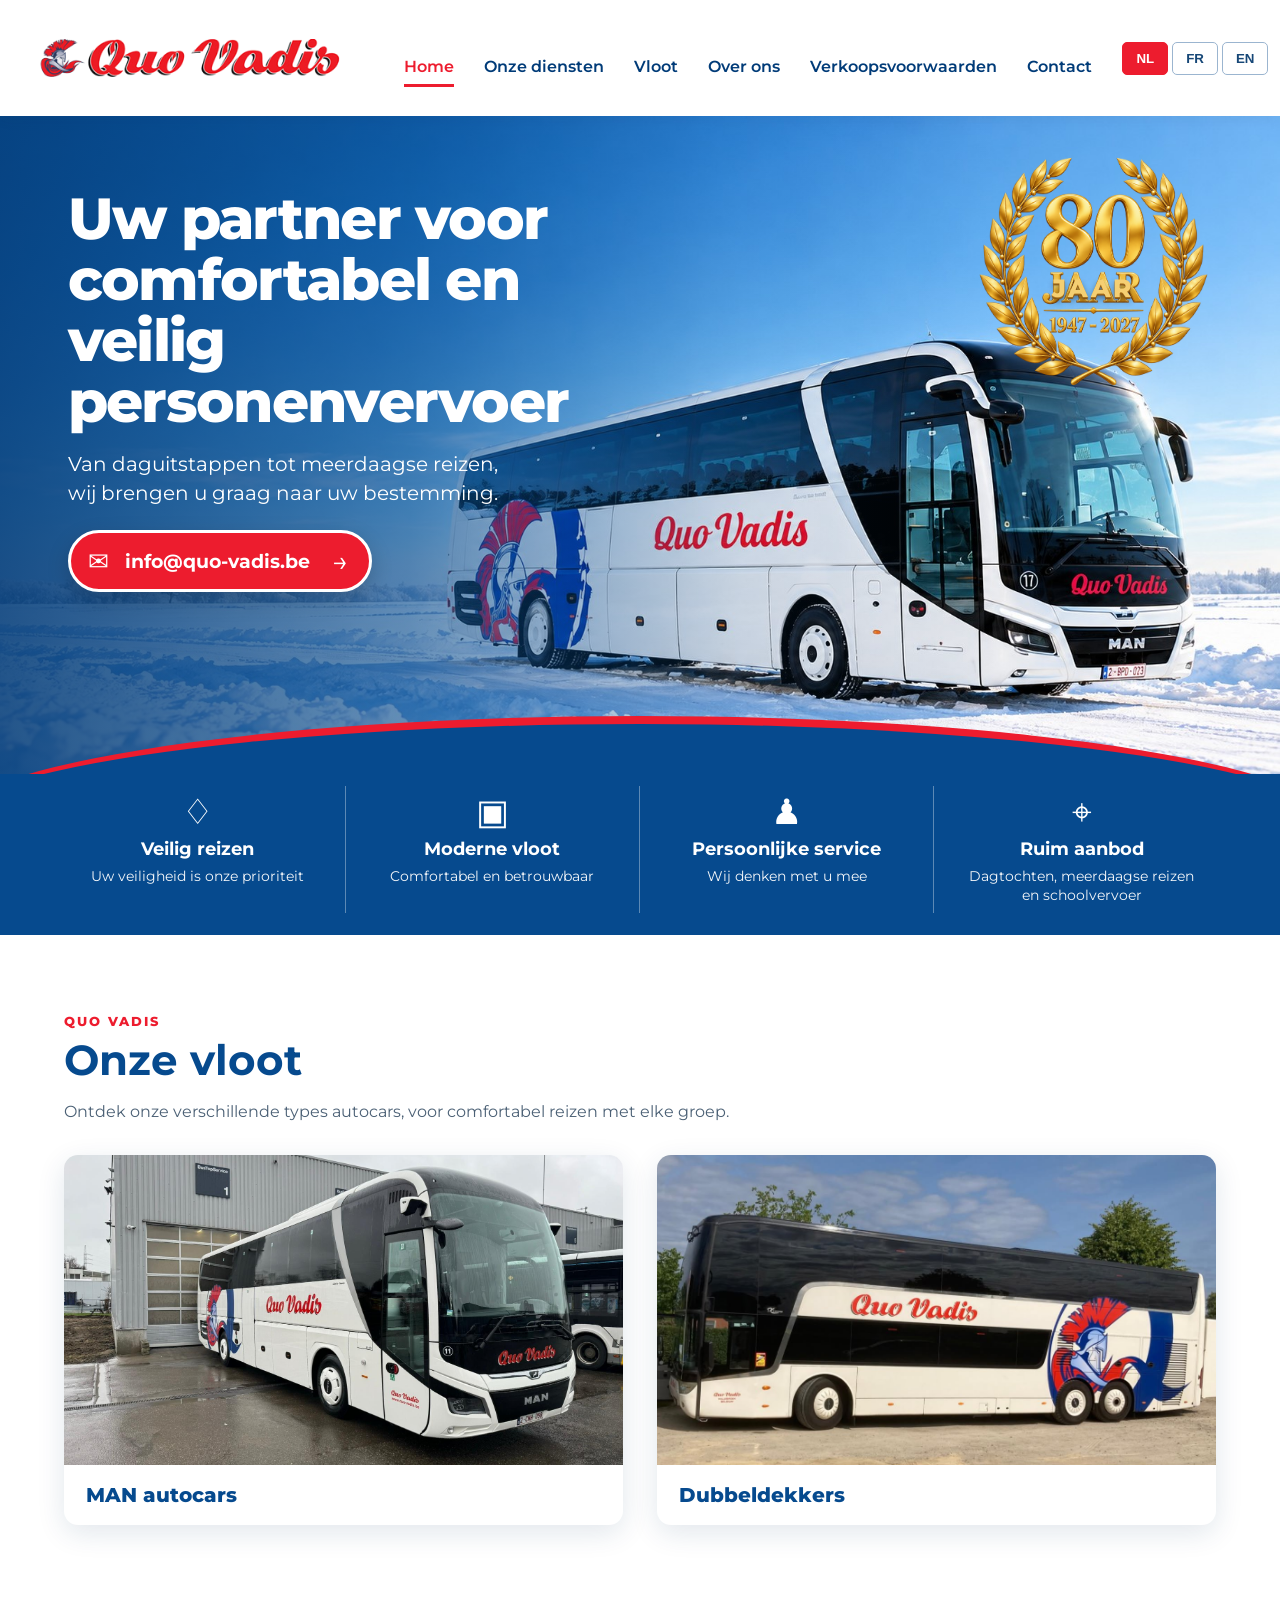
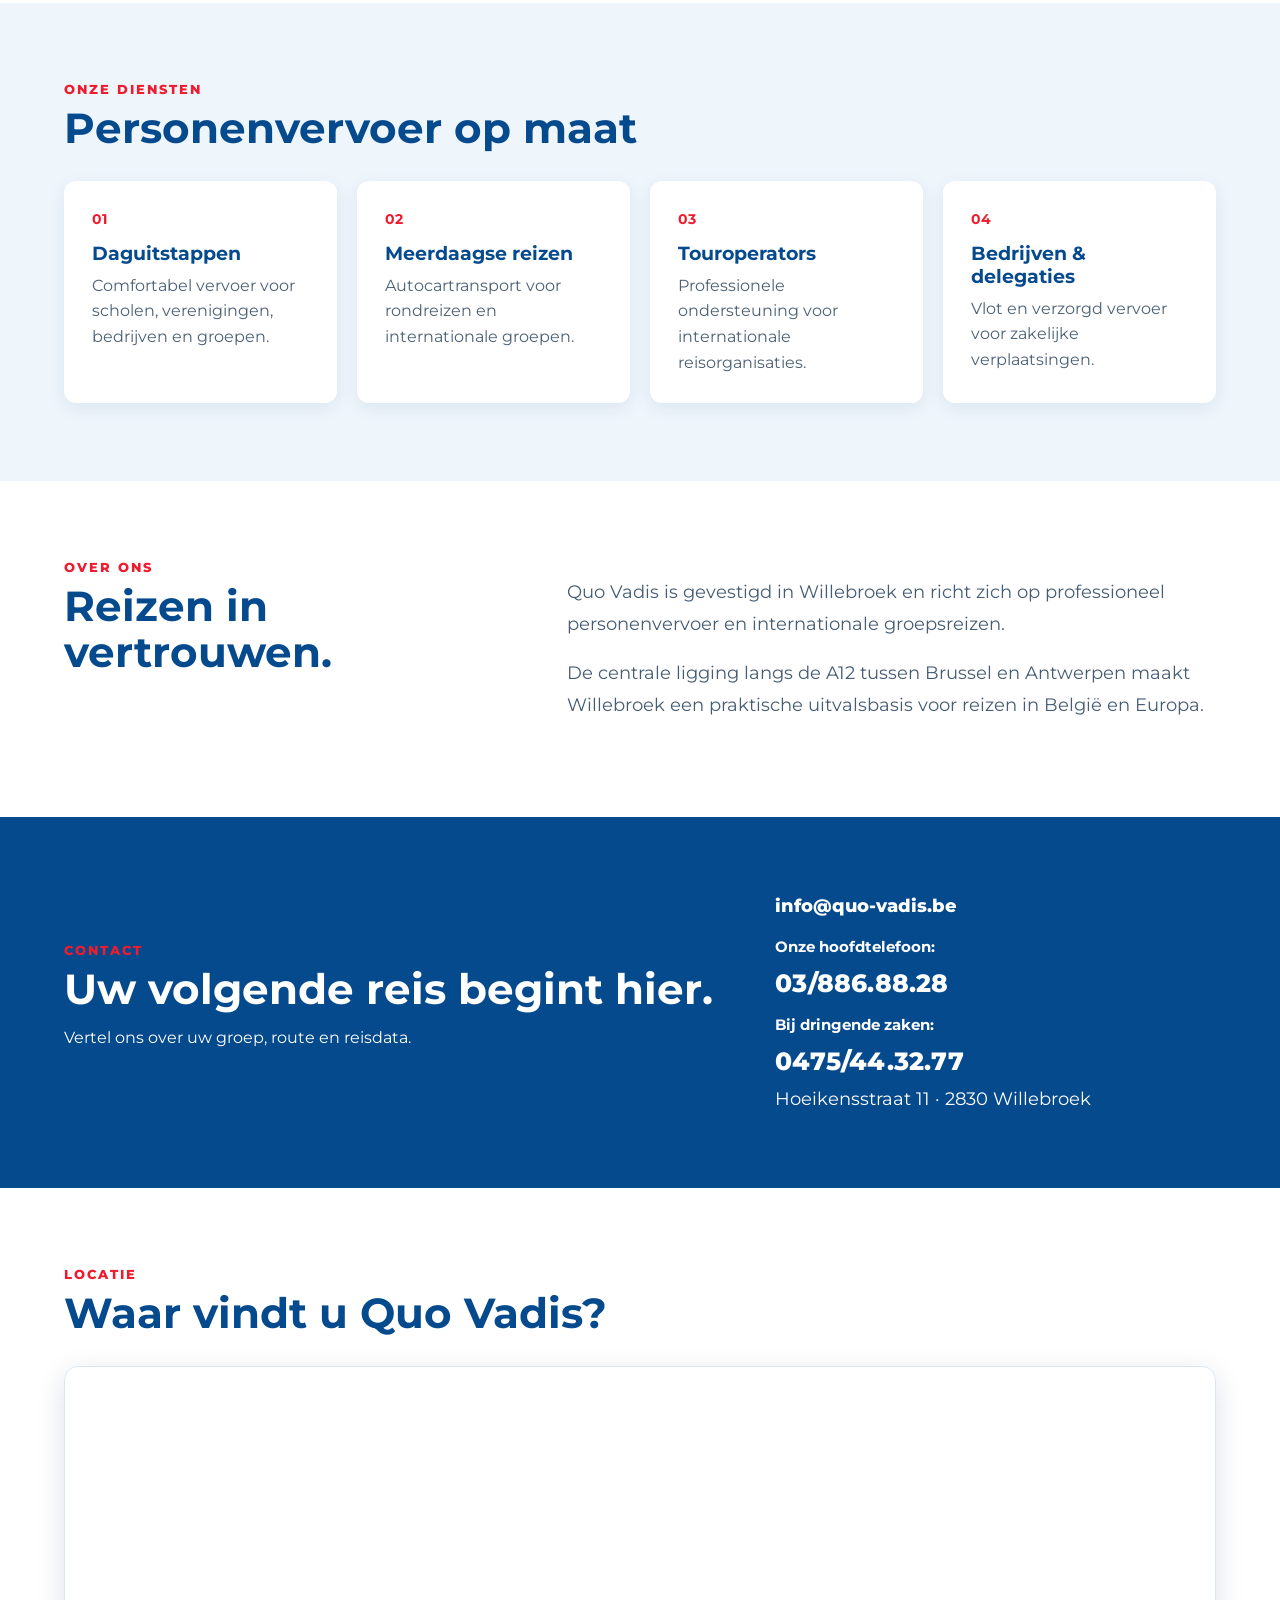
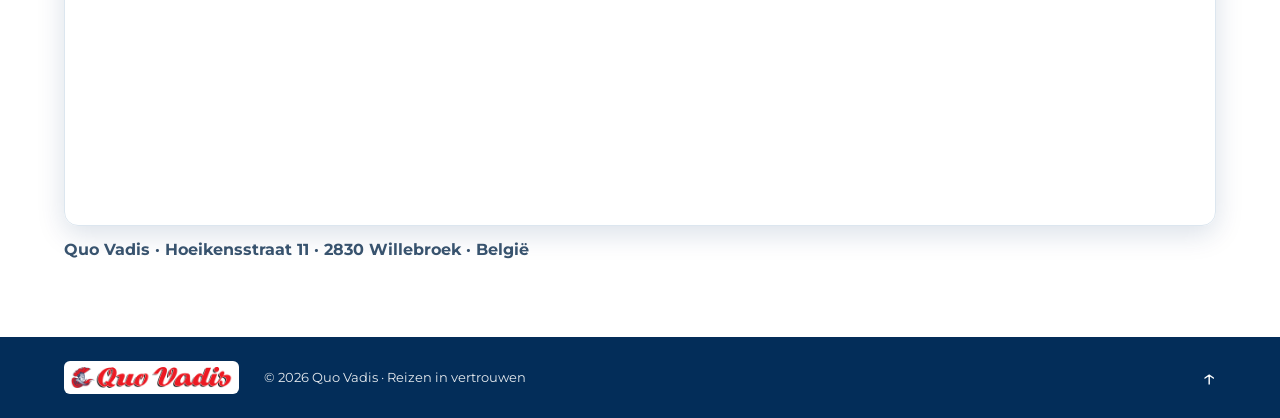
<file: index.html>
<!doctype html>
<html lang="nl">
<head>
<meta charset="utf-8"><meta name="viewport" content="width=device-width,initial-scale=1">
<meta name="description" data-t-content="homeDescription" content="Quo Vadis – professioneel en comfortabel personenvervoer vanuit Willebroek door België en Europa.">
<title>Quo Vadis | Reizen in vertrouwen</title>
<link rel="preconnect" href="https://fonts.googleapis.com"><link rel="preconnect" href="https://fonts.gstatic.com" crossorigin>
<link href="https://fonts.googleapis.com/css2?family=Montserrat:wght@400;500;600;700;800&display=swap" rel="stylesheet">
<link rel="stylesheet" href="styles.css?v=2cc3b42f">
</head>
<body>
<header class="site-header">
  <a class="brand" href="#home"><img src="quo-vadis-logo.png?v=0699be2c" alt="Quo Vadis"><span data-t="tagline">REIZEN IN VERTROUWEN</span></a>
  <button class="menu-toggle" data-t-aria-label="menuOpen" aria-label="Menu openen" aria-controls="mainNav" aria-expanded="false">☰</button>
  <nav class="nav" id="mainNav">
    <a class="active" href="#home" data-i="home">Home</a>
    <a href="#services" data-i="services">Onze diensten</a>
    <a href="#fleet" data-i="fleet">Vloot</a>
    <a href="#about" data-i="about">Over ons</a>
    <a href="verkoopsvoorwaarden.html" data-i="terms">Verkoopsvoorwaarden</a>
    <a href="#contact" data-i="contact">Contact</a>
  </nav>
  <div class="languages"><button class="lang active" data-lang="nl">NL</button><button class="lang" data-lang="fr">FR</button><button class="lang" data-lang="en">EN</button></div>
</header>
<main id="home">
<section class="hero">
  <div class="hero-bg"></div><div class="hero-shade"></div>
  <div class="anniversary" data-t-aria-label="anniversaryLabel" aria-label="80 jaar Quo Vadis, 1947-2027">
    <img src="anniversary-wreath.png" alt="" aria-hidden="true">
    <span class="anniversary-word" data-t="years" aria-hidden="true">JAAR</span>
  </div>
  <div class="hero-copy">
    <h1 data-t="headline">Uw partner voor<br>comfortabel en veilig<br>personenvervoer</h1>
    <p data-t="subline">Van daguitstappen tot meerdaagse reizen,<br>wij brengen u graag naar uw bestemming.</p>
    <a class="email-pill" href="mailto:info@quo-vadis.be"><span>✉</span><strong>info@quo-vadis.be</strong><b>→</b></a>
  </div>
  <div class="hero-curve"></div>
</section>
<section class="feature-bar">
  <article><span class="feature-icon">♢</span><h3 data-t="safeTitle">Veilig reizen</h3><p data-t="safeText">Uw veiligheid is onze prioriteit</p></article>
  <article><span class="feature-icon">▣</span><h3 data-t="fleetTitle">Moderne vloot</h3><p data-t="fleetText">Comfortabel en betrouwbaar</p></article>
  <article><span class="feature-icon">♟</span><h3 data-t="serviceTitle">Persoonlijke service</h3><p data-t="serviceText">Wij denken met u mee</p></article>
  <article><span class="feature-icon">⌖</span><h3 data-t="offerTitle">Ruim aanbod</h3><p data-t="offerText">Dagtochten, meerdaagse reizen<br>en schoolvervoer</p></article>
</section>
<section id="fleet" class="section fleet-section">
 <div class="section-title"><p>QUO VADIS</p><h2 data-t="fleetHeading">Onze vloot</h2><p class="fleet-intro" data-t="fleetIntro">Ontdek onze verschillende types autocars, voor comfortabel reizen met elke groep.</p></div>
 <div class="fleet-grid"><figure><img src="vloot-man.jpg" data-t-alt="fleetManAlt" alt="Quo Vadis MAN autocar"><figcaption data-t="fleetManCaption">MAN autocars</figcaption></figure><figure><img src="vloot-dubbeldekker.jpg" data-t-alt="fleetDoubleAlt" alt="Quo Vadis dubbeldekker"><figcaption data-t="fleetDoubleCaption">Dubbeldekkers</figcaption></figure></div>
</section>
<section id="services" class="section light-blue"><div class="section-title"><p data-t="servicesKicker">ONZE DIENSTEN</p><h2 data-t="servicesHeading">Personenvervoer op maat</h2></div><div class="cards"><article><b>01</b><h3 data-t="s1">Daguitstappen</h3><p data-t="s1p">Comfortabel vervoer voor scholen, verenigingen, bedrijven en groepen.</p></article><article><b>02</b><h3 data-t="s2">Meerdaagse reizen</h3><p data-t="s2p">Autocartransport voor rondreizen en internationale groepen.</p></article><article><b>03</b><h3 data-t="s3">Touroperators</h3><p data-t="s3p">Professionele ondersteuning voor internationale reisorganisaties.</p></article><article><b>04</b><h3 data-t="s4">Bedrijven & delegaties</h3><p data-t="s4p">Vlot en verzorgd vervoer voor zakelijke verplaatsingen.</p></article></div></section>
<section id="about" class="section about"><div><p class="section-kicker" data-t="aboutKicker">OVER ONS</p><h2 data-t="aboutHeading">Reizen in vertrouwen.</h2></div><div><p data-t="aboutText1">Quo Vadis is gevestigd in Willebroek en richt zich op professioneel personenvervoer en internationale groepsreizen.</p><p data-t="aboutText2">De centrale ligging langs de A12 tussen Brussel en Antwerpen maakt Willebroek een praktische uitvalsbasis voor reizen in België en Europa.</p></div></section>
<section id="contact" class="section contact"><div class="contact-box"><div><p class="section-kicker">CONTACT</p><h2 data-t="contactHeading">Uw volgende reis begint hier.</h2><p data-t="contactText">Vertel ons over uw groep, route en reisdata.</p></div><div class="contact-details"><a href="mailto:info@quo-vadis.be">info@quo-vadis.be</a><strong class="main-phone-label" data-t="mainPhoneLabel">Onze hoofdtelefoon:</strong><a class="main-phone" href="tel:+3238868828">03/886.88.28</a><strong class="urgent-label" data-t="urgentPhoneLabel">Bij dringende zaken:</strong><a class="urgent-phone" href="tel:+32475443277">0475/44.32.77</a><span>Hoeikensstraat 11 · 2830 Willebroek</span></div></div></section>
<section id="location" class="section location"><div class="section-title"><p data-t="locationKicker">LOCATIE</p><h2 data-t="locationHeading">Waar vindt u Quo Vadis?</h2></div><div class="map-wrap"><iframe title="Kaart Quo Vadis Willebroek" data-t-title="mapTitle" src="https://www.google.com/maps?q=Hoeikensstraat+11,+2830+Willebroek,+Belgium&output=embed" loading="lazy" referrerpolicy="no-referrer-when-downgrade"></iframe></div><p class="map-address">Quo Vadis · Hoeikensstraat 11 · 2830 Willebroek · <span data-t="country">België</span></p></section>
</main>
<footer><img src="quo-vadis-logo.png?v=0699be2c" alt="Quo Vadis"><span data-t="footerText">© 2026 Quo Vadis · Reizen in vertrouwen</span><a href="#home" data-t-aria-label="backToTop" aria-label="Naar boven">↑</a></footer>
<script src="script.js?v=9b1909a8"></script>
</body></html>
</file>
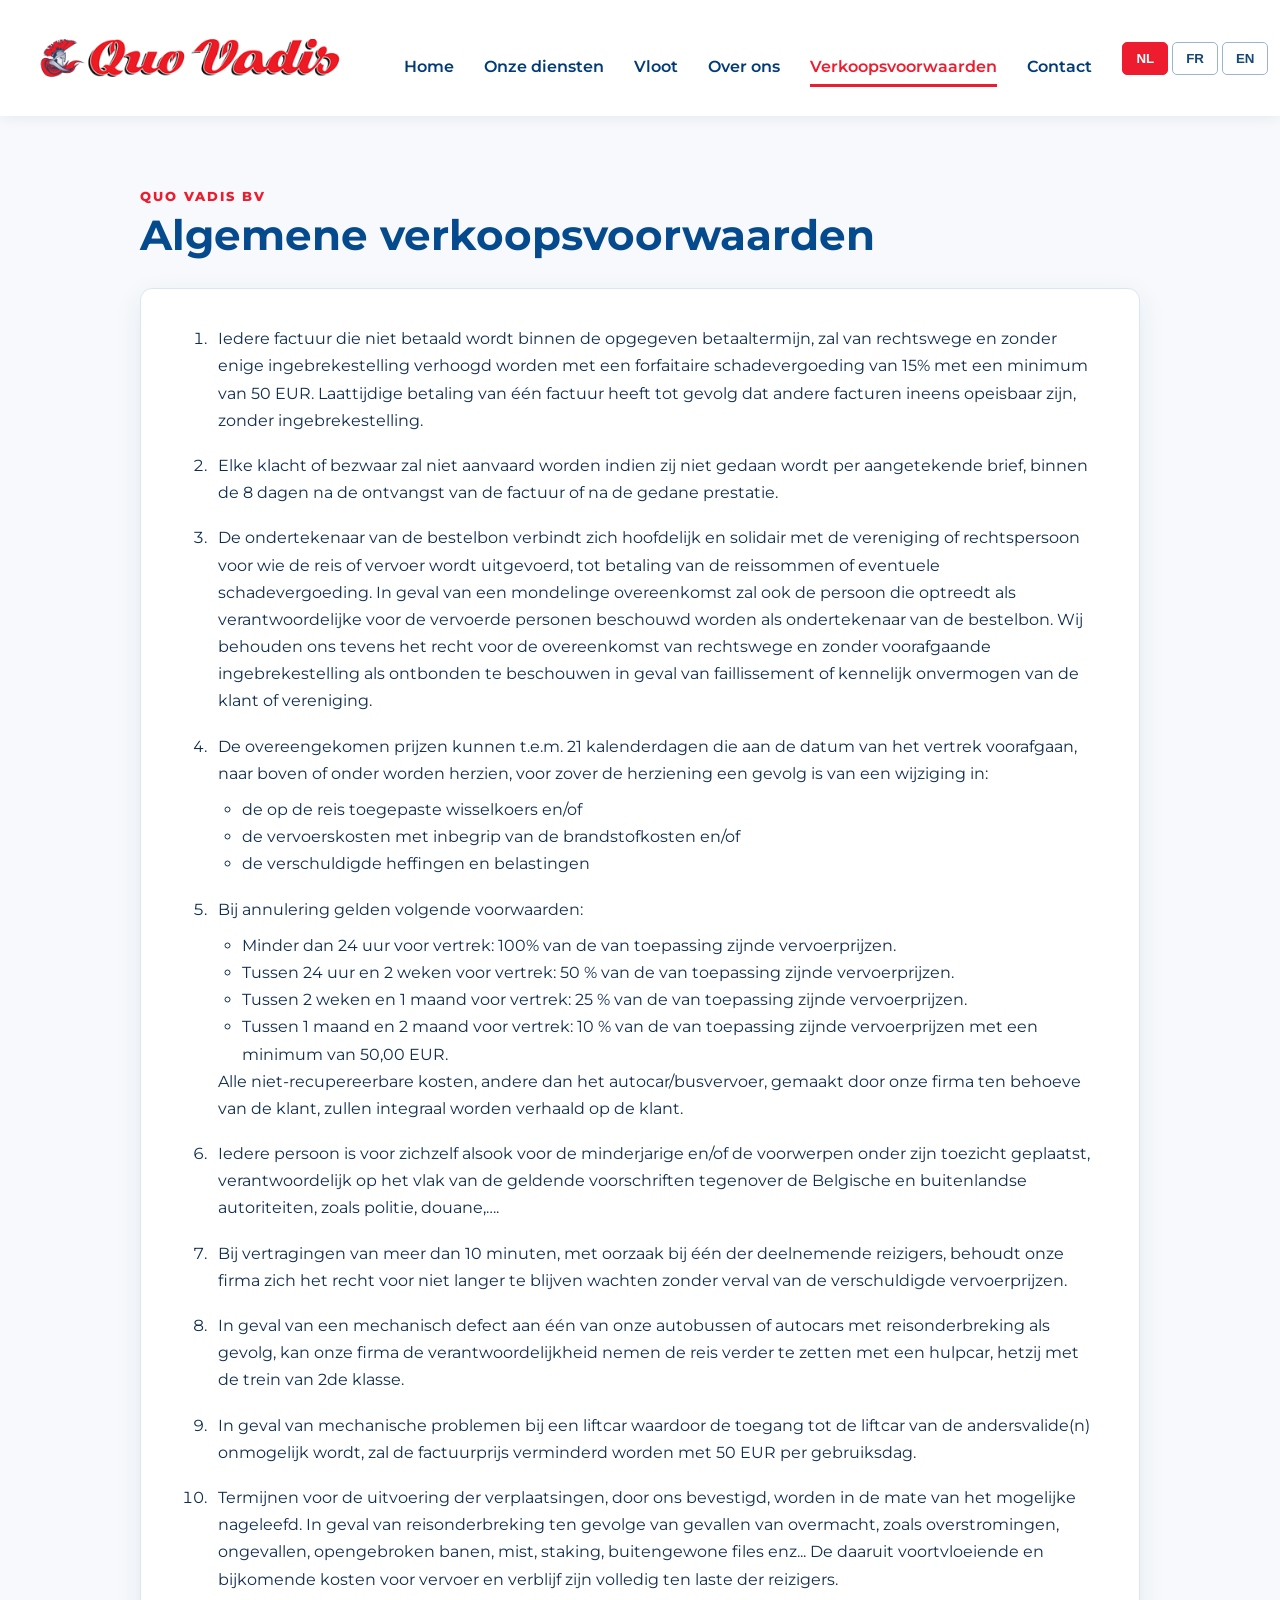
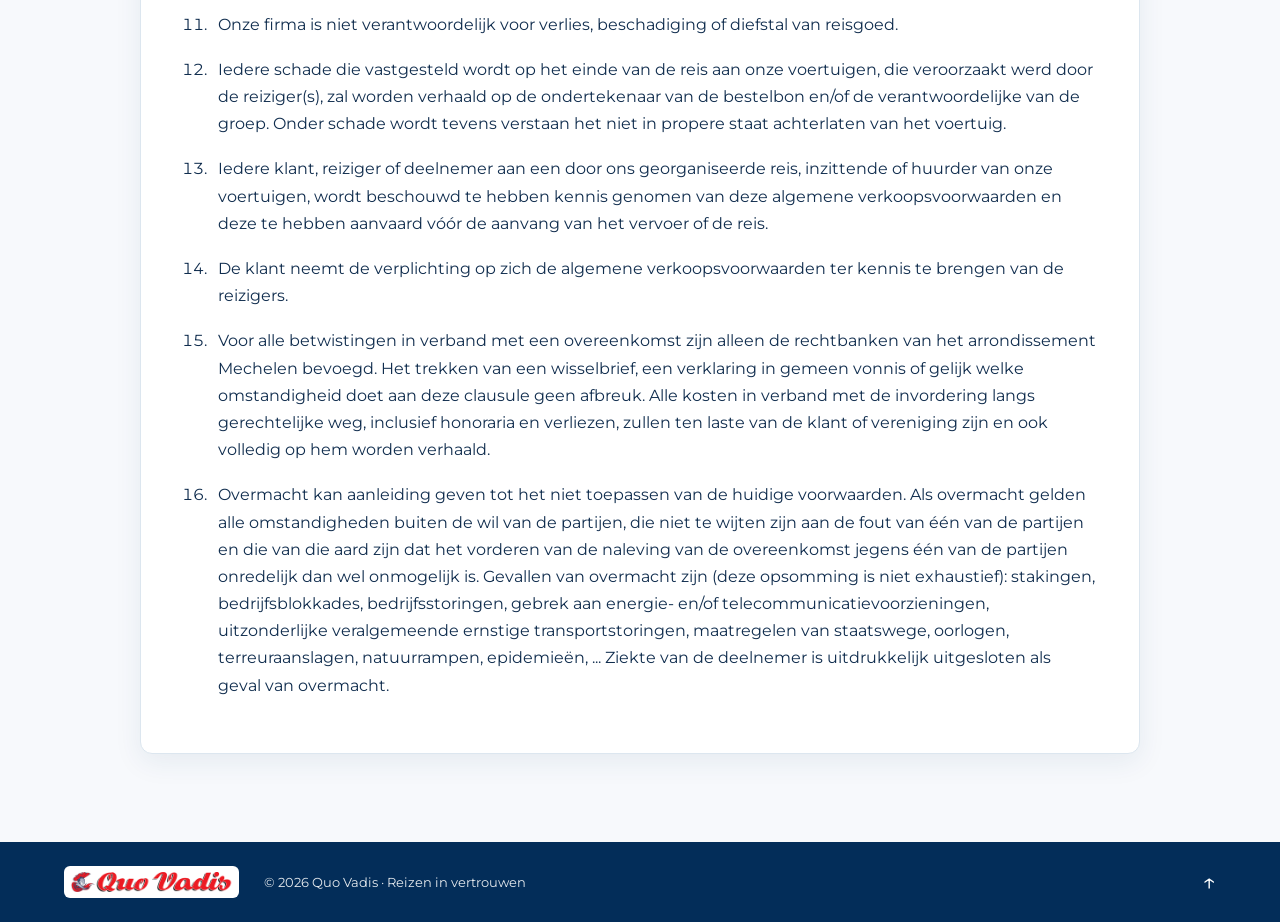
<file: verkoopsvoorwaarden.html>
<!doctype html>
<html lang="nl">
<head>
<meta charset="utf-8"><meta name="viewport" content="width=device-width,initial-scale=1">
<meta name="description" data-t-content="termsDescription" content="De algemene verkoopsvoorwaarden van Quo Vadis BV.">
<title>Algemene verkoopsvoorwaarden | Quo Vadis</title>
<link rel="preconnect" href="https://fonts.googleapis.com"><link rel="preconnect" href="https://fonts.gstatic.com" crossorigin>
<link href="https://fonts.googleapis.com/css2?family=Montserrat:wght@400;500;600;700;800&display=swap" rel="stylesheet">
<link rel="stylesheet" href="styles.css?v=2cc3b42f">
</head>
<body id="top">
<header class="site-header">
  <a class="brand" href="index.html#home"><img src="quo-vadis-logo.png?v=0699be2c" alt="Quo Vadis"><span data-t="tagline">REIZEN IN VERTROUWEN</span></a>
  <button class="menu-toggle" data-t-aria-label="menuOpen" aria-label="Menu openen" aria-controls="mainNav" aria-expanded="false">☰</button>
  <nav class="nav" id="mainNav">
    <a href="index.html#home" data-i="home">Home</a>
    <a href="index.html#services" data-i="services">Onze diensten</a>
    <a href="index.html#fleet" data-i="fleet">Vloot</a>
    <a href="index.html#about" data-i="about">Over ons</a>
    <a class="active" href="verkoopsvoorwaarden.html" data-i="terms" aria-current="page">Verkoopsvoorwaarden</a>
    <a href="index.html#contact" data-i="contact">Contact</a>
  </nav>
  <div class="languages"><button class="lang active" data-lang="nl">NL</button><button class="lang" data-lang="fr">FR</button><button class="lang" data-lang="en">EN</button></div>
</header>
<main class="legal-page">
 <section class="legal-hero">
  <div class="section-title"><p>QUO VADIS BV</p><h1 data-t="termsHeading">Algemene verkoopsvoorwaarden</h1></div>
  <p class="translation-notice" data-t="termsNotice" hidden><strong>Belangrijk:</strong> de Franse en Engelse versies zijn automatische vertalingen. Alleen de Nederlandstalige tekst is officieel en heeft voorrang bij verschillen.</p>
 </section>
 <section class="legal-content" aria-label="Algemene verkoopsvoorwaarden">
  <ol class="official-terms" data-terms-lang="nl" lang="nl">
   <li>Iedere factuur die niet betaald wordt binnen de opgegeven betaaltermijn, zal van rechtswege en zonder enige ingebrekestelling verhoogd worden met een forfaitaire schadevergoeding van 15% met een minimum van 50 EUR. Laattijdige betaling van één factuur heeft tot gevolg dat andere facturen ineens opeisbaar zijn, zonder ingebrekestelling.</li>
   <li>Elke klacht of bezwaar zal niet aanvaard worden indien zij niet gedaan wordt per aangetekende brief, binnen de 8 dagen na de ontvangst van de factuur of na de gedane prestatie.</li>
   <li>De ondertekenaar van de bestelbon verbindt zich hoofdelijk en solidair met de vereniging of rechtspersoon voor wie de reis of vervoer wordt uitgevoerd, tot betaling van de reissommen of eventuele schadevergoeding. In geval van een mondelinge overeenkomst zal ook de persoon die optreedt als verantwoordelijke voor de vervoerde personen beschouwd worden als ondertekenaar van de bestelbon. Wij behouden ons tevens het recht voor de overeenkomst van rechtswege en zonder voorafgaande ingebrekestelling als ontbonden te beschouwen in geval van faillissement of kennelijk onvermogen van de klant of vereniging.</li>
   <li>De overeengekomen prijzen kunnen t.e.m. 21 kalenderdagen die aan de datum van het vertrek voorafgaan, naar boven of onder worden herzien, voor zover de herziening een gevolg is van een wijziging in:
    <ul><li>de op de reis toegepaste wisselkoers en/of</li><li>de vervoerskosten met inbegrip van de brandstofkosten en/of</li><li>de verschuldigde heffingen en belastingen</li></ul>
   </li>
   <li>Bij annulering gelden volgende voorwaarden:
    <ul><li>Minder dan 24 uur voor vertrek: 100% van de van toepassing zijnde vervoerprijzen.</li><li>Tussen 24 uur en 2 weken voor vertrek: 50 % van de van toepassing zijnde vervoerprijzen.</li><li>Tussen 2 weken en 1 maand voor vertrek: 25 % van de van toepassing zijnde vervoerprijzen.</li><li>Tussen 1 maand en 2 maand voor vertrek: 10 % van de van toepassing zijnde vervoerprijzen met een minimum van 50,00 EUR.</li></ul>
    Alle niet-recupereerbare kosten, andere dan het autocar/busvervoer, gemaakt door onze firma ten behoeve van de klant, zullen integraal worden verhaald op de klant.
   </li>
   <li>Iedere persoon is voor zichzelf alsook voor de minderjarige en/of de voorwerpen onder zijn toezicht geplaatst, verantwoordelijk op het vlak van de geldende voorschriften tegenover de Belgische en buitenlandse autoriteiten, zoals politie, douane,….</li>
   <li>Bij vertragingen van meer dan 10 minuten, met oorzaak bij één der deelnemende reizigers, behoudt onze firma zich het recht voor niet langer te blijven wachten zonder verval van de verschuldigde vervoerprijzen.</li>
   <li>In geval van een mechanisch defect aan één van onze autobussen of autocars met reisonderbreking als gevolg, kan onze firma de verantwoordelijkheid nemen de reis verder te zetten met een hulpcar, hetzij met de trein van 2de klasse.</li>
   <li>In geval van mechanische problemen bij een liftcar waardoor de toegang tot de liftcar van de andersvalide(n) onmogelijk wordt, zal de factuurprijs verminderd worden met 50 EUR per gebruiksdag.</li>
   <li>Termijnen voor de uitvoering der verplaatsingen, door ons bevestigd, worden in de mate van het mogelijke nageleefd. In geval van reisonderbreking ten gevolge van gevallen van overmacht, zoals overstromingen, ongevallen, opengebroken banen, mist, staking, buitengewone files enz... De daaruit voortvloeiende en bijkomende kosten voor vervoer en verblijf zijn volledig ten laste der reizigers.</li>
   <li>Onze firma is niet verantwoordelijk voor verlies, beschadiging of diefstal van reisgoed.</li>
   <li>Iedere schade die vastgesteld wordt op het einde van de reis aan onze voertuigen, die veroorzaakt werd door de reiziger(s), zal worden verhaald op de ondertekenaar van de bestelbon en/of de verantwoordelijke van de groep. Onder schade wordt tevens verstaan het niet in propere staat achterlaten van het voertuig.</li>
   <li>Iedere klant, reiziger of deelnemer aan een door ons georganiseerde reis, inzittende of huurder van onze voertuigen, wordt beschouwd te hebben kennis genomen van deze algemene verkoopsvoorwaarden en deze te hebben aanvaard vóór de aanvang van het vervoer of de reis.</li>
   <li>De klant neemt de verplichting op zich de algemene verkoopsvoorwaarden ter kennis te brengen van de reizigers.</li>
   <li>Voor alle betwistingen in verband met een overeenkomst zijn alleen de rechtbanken van het arrondissement Mechelen bevoegd. Het trekken van een wisselbrief, een verklaring in gemeen vonnis of gelijk welke omstandigheid doet aan deze clausule geen afbreuk. Alle kosten in verband met de invordering langs gerechtelijke weg, inclusief honoraria en verliezen, zullen ten laste van de klant of vereniging zijn en ook volledig op hem worden verhaald.</li>
   <li>Overmacht kan aanleiding geven tot het niet toepassen van de huidige voorwaarden. Als overmacht gelden alle omstandigheden buiten de wil van de partijen, die niet te wijten zijn aan de fout van één van de partijen en die van die aard zijn dat het vorderen van de naleving van de overeenkomst jegens één van de partijen onredelijk dan wel onmogelijk is. Gevallen van overmacht zijn (deze opsomming is niet exhaustief): stakingen, bedrijfsblokkades, bedrijfsstoringen, gebrek aan energie- en/of telecommunicatievoorzieningen, uitzonderlijke veralgemeende ernstige transportstoringen, maatregelen van staatswege, oorlogen, terreuraanslagen, natuurrampen, epidemieën, ... Ziekte van de deelnemer is uitdrukkelijk uitgesloten als geval van overmacht.</li>
  </ol>
  <ol class="official-terms" data-terms-lang="fr" lang="fr" hidden>
   <li>Toute facture qui n’est pas payée dans le délai de paiement indiqué sera majorée de plein droit et sans aucune mise en demeure d’une indemnité forfaitaire de 15 %, avec un minimum de 50 EUR. Le paiement tardif d’une facture entraîne l’exigibilité immédiate des autres factures, sans mise en demeure.</li>
   <li>Aucune réclamation ni contestation ne sera acceptée si elle n’est pas formulée par lettre recommandée dans les 8 jours suivant la réception de la facture ou la prestation effectuée.</li>
   <li>Le signataire du bon de commande s’engage solidairement avec l’association ou la personne morale pour laquelle le voyage ou le transport est effectué au paiement du prix du voyage ou de toute éventuelle indemnité. En cas d’accord oral, la personne qui agit en tant que responsable des personnes transportées sera également considérée comme signataire du bon de commande. Nous nous réservons en outre le droit de considérer le contrat comme résilié de plein droit et sans mise en demeure préalable en cas de faillite ou d’insolvabilité manifeste du client ou de l’association.</li>
   <li>Les prix convenus peuvent être révisés à la hausse ou à la baisse jusqu’au 21e jour civil inclus précédant la date du départ, pour autant que cette révision résulte d’une modification :
    <ul><li>du taux de change appliqué au voyage et/ou</li><li>des coûts de transport, y compris les frais de carburant, et/ou</li><li>des redevances et taxes dues.</li></ul>
   </li>
   <li>En cas d’annulation, les conditions suivantes s’appliquent :
    <ul><li>Moins de 24 heures avant le départ : 100 % des prix de transport applicables.</li><li>Entre 24 heures et 2 semaines avant le départ : 50 % des prix de transport applicables.</li><li>Entre 2 semaines et 1 mois avant le départ : 25 % des prix de transport applicables.</li><li>Entre 1 mois et 2 mois avant le départ : 10 % des prix de transport applicables, avec un minimum de 50,00 EUR.</li></ul>
    Tous les frais non récupérables autres que le transport en autocar ou en autobus, engagés par notre société pour le compte du client, seront intégralement réclamés au client.
   </li>
   <li>Chaque personne est responsable, pour elle-même ainsi que pour les mineurs et/ou les objets placés sous sa surveillance, du respect des prescriptions en vigueur auprès des autorités belges et étrangères, telles que la police, les douanes, etc.</li>
   <li>En cas de retard de plus de 10 minutes imputable à l’un des voyageurs participants, notre société se réserve le droit de ne pas attendre davantage, sans que les prix de transport dus ne soient annulés.</li>
   <li>En cas de panne mécanique de l’un de nos autobus ou autocars entraînant une interruption du voyage, notre société peut prendre la responsabilité de poursuivre le voyage au moyen d’un autocar de remplacement ou en train, en 2e classe.</li>
   <li>En cas de problèmes mécaniques d’un autocar équipé d’un élévateur rendant son accès impossible à la ou aux personnes en situation de handicap, le prix facturé sera réduit de 50 EUR par jour d’utilisation.</li>
   <li>Les horaires d’exécution des déplacements confirmés par nos soins sont respectés dans la mesure du possible. En cas d’interruption du voyage due à un cas de force majeure tel qu’une inondation, un accident, des routes éventrées, du brouillard, une grève, des embouteillages exceptionnels, etc., les frais supplémentaires de transport et de séjour qui en résultent sont entièrement à la charge des voyageurs.</li>
   <li>Notre société n’est pas responsable de la perte, de la détérioration ou du vol de bagages.</li>
   <li>Tout dommage constaté à la fin du voyage sur nos véhicules et causé par le ou les voyageurs sera réclamé au signataire du bon de commande et/ou au responsable du groupe. Le fait de ne pas laisser le véhicule dans un état propre est également considéré comme un dommage.</li>
   <li>Tout client, voyageur ou participant à un voyage organisé par nos soins, tout occupant ou locataire de nos véhicules, est réputé avoir pris connaissance des présentes conditions générales de vente et les avoir acceptées avant le début du transport ou du voyage.</li>
   <li>Le client s’engage à porter les conditions générales de vente à la connaissance des voyageurs.</li>
   <li>Pour tout litige relatif à un contrat, seuls les tribunaux de l’arrondissement de Malines sont compétents. L’émission d’une lettre de change, une déclaration en jugement commun ou toute autre circonstance ne porte pas atteinte à cette clause. Tous les frais liés au recouvrement par voie judiciaire, y compris les honoraires et pertes, seront à la charge du client ou de l’association et lui seront intégralement réclamés.</li>
   <li>Un cas de force majeure peut entraîner la non-application des présentes conditions. Sont considérées comme cas de force majeure toutes les circonstances indépendantes de la volonté des parties, non imputables à la faute de l’une d’elles et de nature à rendre l’exécution du contrat déraisonnable ou impossible pour l’une des parties. Constituent notamment des cas de force majeure, sans que cette liste soit exhaustive : les grèves, les blocages d’entreprise, les perturbations de l’activité, le manque d’approvisionnement en énergie et/ou de services de télécommunication, les perturbations exceptionnelles, généralisées et graves des transports, les mesures prises par les pouvoirs publics, les guerres, les attentats terroristes, les catastrophes naturelles, les épidémies, etc. La maladie du participant est expressément exclue des cas de force majeure.</li>
  </ol>
  <ol class="official-terms" data-terms-lang="en" lang="en" hidden>
   <li>Any invoice that is not paid within the stated payment term will be increased automatically and without any notice of default by a fixed compensation of 15%, with a minimum of EUR 50. Late payment of one invoice will cause all other invoices to become immediately due and payable, without notice of default.</li>
   <li>No complaint or objection will be accepted unless it is made by registered letter within 8 days after receipt of the invoice or after the service has been performed.</li>
   <li>The person signing the order form undertakes joint and several liability with the association or legal entity for which the journey or transport is carried out for payment of the travel charges or any compensation. In the event of an oral agreement, the person acting as the person responsible for those being transported will also be regarded as the signatory of the order form. We also reserve the right to regard the agreement as terminated automatically and without prior notice of default in the event of bankruptcy or manifest insolvency of the customer or association.</li>
   <li>The agreed prices may be revised upwards or downwards up to and including the 21st calendar day preceding the departure date, provided that the revision results from a change in:
    <ul><li>the exchange rate applied to the journey and/or</li><li>the transport costs, including fuel costs, and/or</li><li>the applicable duties and taxes.</li></ul>
   </li>
   <li>In the event of cancellation, the following conditions apply:
    <ul><li>Less than 24 hours before departure: 100% of the applicable transport charges.</li><li>Between 24 hours and 2 weeks before departure: 50% of the applicable transport charges.</li><li>Between 2 weeks and 1 month before departure: 25% of the applicable transport charges.</li><li>Between 1 month and 2 months before departure: 10% of the applicable transport charges, with a minimum of EUR 50.00.</li></ul>
    All non-recoverable costs other than coach or bus transport incurred by our company on behalf of the customer will be charged to the customer in full.
   </li>
   <li>Each person is responsible, for themselves as well as for any minors and/or items under their supervision, for compliance with the applicable regulations of the Belgian and foreign authorities, such as the police and customs authorities.</li>
   <li>In the event of a delay of more than 10 minutes caused by one of the participating travellers, our company reserves the right not to wait any longer, without the transport charges due being waived.</li>
   <li>In the event of a mechanical defect in one of our buses or coaches resulting in an interruption of the journey, our company may take responsibility for continuing the journey by replacement coach or by second-class train.</li>
   <li>In the event of mechanical problems with a lift-equipped coach that make it impossible for one or more persons with disabilities to access the coach, the invoiced price will be reduced by EUR 50 per day of use.</li>
   <li>The confirmed times for carrying out journeys are observed as far as possible. In the event of an interruption of the journey due to force majeure, such as floods, accidents, roadworks, fog, strikes, exceptional traffic congestion, etc., any resulting additional transport and accommodation costs will be borne entirely by the travellers.</li>
   <li>Our company is not responsible for the loss of, damage to or theft of luggage.</li>
   <li>Any damage to our vehicles identified at the end of the journey and caused by one or more travellers will be charged to the signatory of the order form and/or the person responsible for the group. Failure to leave the vehicle in a clean condition is also considered damage.</li>
   <li>Every customer, traveller or participant in a journey organised by us, and every occupant or hirer of our vehicles, is deemed to have read and accepted these general terms and conditions of sale before the transport or journey begins.</li>
   <li>The customer undertakes to make the general terms and conditions of sale known to the travellers.</li>
   <li>For all disputes relating to an agreement, only the courts of the judicial district of Mechelen will have jurisdiction. Drawing a bill of exchange, a declaration of common judgment or any other circumstance will not affect this clause. All costs relating to judicial recovery, including fees and losses, will be borne by the customer or association and will be charged to them in full.</li>
   <li>Force majeure may result in the present conditions not being applied. Force majeure means all circumstances beyond the parties’ control that are not due to the fault of either party and are such that requiring one of the parties to perform the agreement would be unreasonable or impossible. Cases of force majeure include, without limitation: strikes, business blockades, business interruptions, lack of energy and/or telecommunications services, exceptional widespread and serious transport disruptions, government measures, wars, terrorist attacks, natural disasters, epidemics, etc. Illness of the participant is expressly excluded as a case of force majeure.</li>
  </ol>
 </section>
</main>
<footer><img src="quo-vadis-logo.png?v=0699be2c" alt="Quo Vadis"><span data-t="footerText">© 2026 Quo Vadis · Reizen in vertrouwen</span><a href="#top" data-t-aria-label="backToTop" aria-label="Naar boven">↑</a></footer>
<script src="script.js?v=9b1909a8"></script>
</body></html>
</file>
<file: styles.css>
:root{--red:#ed1c2e;--red2:#c91526;--blue:#064a8e;--navy:#003d7a;--ink:#102d4e;--line:#dce6ef;--bg:#fff;--soft:#eef5fb}*{box-sizing:border-box}html{scroll-behavior:smooth}body{margin:0;font-family:Montserrat,Arial,sans-serif;color:var(--ink);background:#fff}a{color:inherit}.site-header{height:116px;background:#fff;display:flex;align-items:center;padding:10px 3vw;gap:26px;position:sticky;top:0;z-index:20;box-shadow:0 2px 14px rgba(0,45,90,.08)}.brand{display:flex;align-items:center;text-decoration:none;margin-right:auto;min-width:340px}.brand img{width:305px;max-height:95px;object-fit:contain;object-position:left center}.brand span{display:none}.nav{display:flex;align-items:center;gap:30px}.nav a{text-decoration:none;font-weight:600;color:#003b78;padding:31px 0 14px;position:relative;white-space:nowrap}.nav a.active,.nav a:hover{color:var(--red)}.nav a.active:after{content:"";position:absolute;left:0;right:0;bottom:3px;height:3px;background:var(--red)}.languages{display:flex;gap:4px;margin-left:4px}.lang{border:1px solid #9bb5d0;background:#fff;color:#164777;border-radius:5px;padding:8px 13px;font-weight:700;cursor:pointer}.lang.active{background:var(--red);border-color:var(--red);color:#fff}.menu-toggle{display:none;border:0;background:none;font-size:28px}.hero{height:660px;position:relative;overflow:hidden;background:#0b4d8f}.hero-bg{position:absolute;inset:0;background-image:url('hero-bus-sneeuw.jpg');background-size:cover;background-position:center center;background-repeat:no-repeat}.hero-shade{position:absolute;inset:0;background:linear-gradient(90deg,rgba(5,62,122,.88) 0%,rgba(5,74,140,.62) 32%,rgba(5,74,140,.12) 58%,rgba(0,0,0,0) 78%)}.hero-copy{position:relative;z-index:3;color:#fff;padding:72px 0 0 5.3vw;max-width:690px}.hero-copy h1{font-size:clamp(42px,4.5vw,66px);line-height:1.06;margin:0 0 18px;font-weight:800;letter-spacing:-1.7px}.hero-copy p{font-size:20px;line-height:1.45;margin:0 0 22px}.email-pill{display:inline-flex;align-items:center;gap:16px;background:var(--red);color:#fff;text-decoration:none;border:3px solid #fff;border-radius:34px;padding:11px 20px 11px 17px;box-shadow:0 8px 22px rgba(0,0,0,.18)}.email-pill span{font-size:25px}.email-pill strong{font-size:19px}.email-pill b{font-size:28px;font-weight:400;margin-left:6px}.anniversary{position:absolute;z-index:4;right:5.4vw;top:38px;width:235px;height:235px;display:grid;place-items:center}.anniversary img{position:absolute;inset:0;width:100%;height:100%}.anniversary div{position:relative;text-align:center;color:#f4c96a;margin-top:3px;text-shadow:0 2px 5px rgba(0,0,0,.2)}.anniversary strong{display:block;font-size:74px;line-height:.9}.anniversary span{display:block;font-size:25px;font-weight:800;letter-spacing:2px}.anniversary small{display:block;font-size:16px;font-weight:800;margin-top:10px;letter-spacing:.5px}.hero-curve{position:absolute;z-index:5;left:-5%;right:-5%;bottom:-55px;height:115px;background:var(--blue);border-top:8px solid var(--red);border-radius:50% 50% 0 0/100% 100% 0 0}.feature-bar{position:relative;z-index:6;background:var(--blue);color:#fff;display:grid;grid-template-columns:repeat(4,1fr);padding:12px 4vw 22px;margin-top:-2px}.feature-bar article{text-align:center;padding:8px 22px;border-right:1px solid rgba(255,255,255,.35)}.feature-bar article:last-child{border-right:0}.feature-icon{font-size:35px;display:block;line-height:1;margin-bottom:9px}.feature-bar h3{font-size:18px;margin:0 0 7px}.feature-bar p{font-size:14px;line-height:1.35;margin:0;opacity:.95}.section{padding:78px 5vw}.section-title{margin-bottom:30px}.section-title p,.section-kicker{font-size:13px;letter-spacing:2px;font-weight:800;color:var(--red);margin:0 0 8px}.section-title h2,.about h2,.contact h2{font-size:42px;line-height:1.1;margin:0;color:#064a8e}.fleet-section{background:#fff}.fleet-grid{display:grid;grid-template-columns:1fr 1fr;gap:34px}.fleet-grid figure{margin:0;background:#fff;border-radius:14px;overflow:hidden;box-shadow:0 8px 28px rgba(20,60,100,.12)}.fleet-grid img{display:block;width:100%;height:310px;object-fit:cover}.fleet-grid figcaption{font-weight:800;font-size:20px;padding:18px 22px;color:#064a8e}.light-blue{background:var(--soft)}.cards{display:grid;grid-template-columns:repeat(4,1fr);gap:20px}.cards article{background:#fff;border-radius:12px;padding:28px;box-shadow:0 5px 18px rgba(0,60,120,.08)}.cards b{color:var(--red);font-size:14px}.cards h3{margin:14px 0 8px;color:#064a8e}.cards p,.section-title .fleet-intro{font-family:inherit;font-size:1rem;font-weight:400;letter-spacing:normal;line-height:1.6;margin:0;color:#4b6075}.about{display:grid;grid-template-columns:.8fr 1.2fr;gap:70px;background:#fff}.about>div:last-child{font-size:18px;line-height:1.75;color:#455c73}.terms{background:#f7f9fc}.terms-card{max-width:1000px;background:#fff;border:1px solid var(--line);border-radius:12px;padding:28px 32px;line-height:1.7}.terms-card summary{cursor:pointer;font-weight:800;color:#064a8e;margin-top:14px}.terms-text{padding-top:16px}.contact{background:#064a8e;color:#fff}.contact-box{display:grid;grid-template-columns:1.2fr .8fr;gap:50px;align-items:center}.contact h2{color:#fff}.contact-details{display:flex;flex-direction:column;gap:12px;font-size:18px}.contact-details a{font-weight:800;text-decoration:none}.location{background:#fff}.map-wrap{height:460px;border-radius:14px;overflow:hidden;box-shadow:0 8px 28px rgba(0,50,100,.15);border:1px solid var(--line)}.map-wrap iframe{width:100%;height:100%;border:0}.map-address{font-weight:700;margin:14px 0 0;color:#38536e}footer{background:#032d59;color:#fff;display:flex;align-items:center;gap:25px;padding:24px 5vw}footer img{width:145px;background:#fff;border-radius:6px;padding:6px}footer span{margin-right:auto;font-size:13px;opacity:.9}footer a{text-decoration:none;font-size:24px}@media(max-width:1200px){.nav{gap:17px}.nav a{font-size:14px}.brand img{width:250px}.site-header{gap:15px}.anniversary{right:3vw;transform:scale(.86)}}@media(max-width:900px){.site-header{height:84px;padding:8px 4vw}.brand img{width:215px}.menu-toggle{display:block;order:2}.nav{display:none;position:absolute;top:84px;left:0;right:0;background:#fff;padding:15px 5vw 20px;flex-direction:column;align-items:stretch;gap:0;box-shadow:0 8px 15px rgba(0,0,0,.08)}.nav.open{display:flex}.nav a{padding:12px 0}.languages{order:3}.hero{height:620px}.hero-copy{padding-top:65px;max-width:650px}.hero-copy h1{font-size:46px}.anniversary{width:175px;height:175px;top:30px;right:2vw}.anniversary strong{font-size:58px}.anniversary span{font-size:19px}.feature-bar{grid-template-columns:1fr 1fr}.feature-bar article{border-bottom:1px solid rgba(255,255,255,.25);padding:20px}.fleet-grid,.about,.contact-box{grid-template-columns:1fr}.cards{grid-template-columns:1fr 1fr}}@media(max-width:620px){.brand img{width:180px}.languages{gap:2px}.lang{padding:7px 9px;font-size:12px}.hero{height:650px}.hero-bg{background-position:center center}.hero-shade{background:linear-gradient(90deg,#07549a 0%,rgba(7,78,144,.96) 70%,rgba(7,78,144,.55) 100%)}.hero-copy{padding:48px 6vw 0}.hero-copy h1{font-size:37px;letter-spacing:-1px}.hero-copy p{font-size:16px}.email-pill strong{font-size:15px}.anniversary{top:330px;right:50%;transform:translateX(50%) scale(.82)}.hero-curve{bottom:-62px}.feature-bar{grid-template-columns:1fr}.feature-bar article{border-right:0}.section{padding:58px 6vw}.section-title h2,.about h2,.contact h2{font-size:34px}.fleet-grid img{height:250px}.cards{grid-template-columns:1fr}.map-wrap{height:380px}footer{flex-wrap:wrap}footer span{width:100%;order:3}}

.official-terms{margin:0;padding-left:28px}
.official-terms>li{margin:0 0 18px;padding-left:7px}
.official-terms ul{margin:9px 0 0;padding-left:24px}
.official-terms li{line-height:1.7}
.legal-page{background:#f7f9fc;padding:72px 5vw 88px}.legal-hero,.legal-content{max-width:1000px;margin:0 auto}.legal-hero{margin-bottom:30px}.legal-hero .section-title{margin-bottom:18px}.legal-hero h1{font-size:42px;line-height:1.1;margin:0;color:#064a8e;overflow-wrap:anywhere}.legal-hero>p{font-size:18px;line-height:1.65;margin:0;color:#455c73}.legal-content{background:#fff;border:1px solid var(--line);border-radius:12px;padding:36px 42px;box-shadow:0 8px 28px rgba(20,60,100,.08)}
.legal-hero>.translation-notice{margin-top:22px;padding:15px 18px;border-left:4px solid var(--red);border-radius:0 8px 8px 0;background:#fff1f2;color:#70303a;font-size:15px;line-height:1.55}
.urgent-label{font-size:15px;margin-top:5px}
.urgent-phone{font-size:25px!important;color:#fff!important;letter-spacing:.2px}
@media(max-width:620px){.urgent-phone{font-size:22px!important}.official-terms{padding-left:22px}.terms-card{padding:22px 18px}.legal-page{padding:50px 6vw 64px}.legal-hero h1{font-size:34px}.legal-content{padding:26px 20px}}

.main-phone-label{font-size:15px;margin-top:8px}
.main-phone{font-size:25px!important;color:#fff!important;font-weight:800;letter-spacing:.2px}
@media(max-width:620px){.main-phone{font-size:22px!important}}

@media(max-width:620px){.site-header{gap:8px}.brand{min-width:0}.brand img{width:130px}.lang{padding:6px 7px}.legal-hero h1{font-size:28px}}

.anniversary-word{display:none;position:absolute;z-index:1;left:50%;top:57%;transform:translate(-50%,-50%);font-size:clamp(30px,3.4vw,43px);line-height:1;font-weight:800;letter-spacing:1px;color:#f5cf72;text-shadow:0 1px 0 #a9711b,0 2px 1px #805117,0 4px 6px rgba(0,0,0,.45)}
html:lang(fr) .anniversary img,html:lang(en) .anniversary img{mask-image:url("data:image/svg+xml,%3Csvg xmlns='http://www.w3.org/2000/svg' viewBox='0 0 100 100'%3E%3Cpath d='M0 0H100V100H0Z M26 50H75V67H26Z' fill='white' fill-rule='evenodd'/%3E%3C/svg%3E");mask-size:100% 100%}
html:lang(fr) .anniversary-word,html:lang(en) .anniversary-word{display:block}
@media(max-width:900px){.anniversary-word{font-size:33px}}
@media(max-width:620px){.hero{height:760px}.anniversary{top:480px}}
@media(max-width:620px){.brand img{width:180px}}
@media(max-width:359px){.brand img{width:140px}}
footer img{width:175px}

/* Keep in-page navigation clear of the sticky header. */
html{scroll-padding-top:132px}
@media(max-width:900px){html{scroll-padding-top:100px}}

.section-title .fleet-intro{margin-top:16px}
</file>
